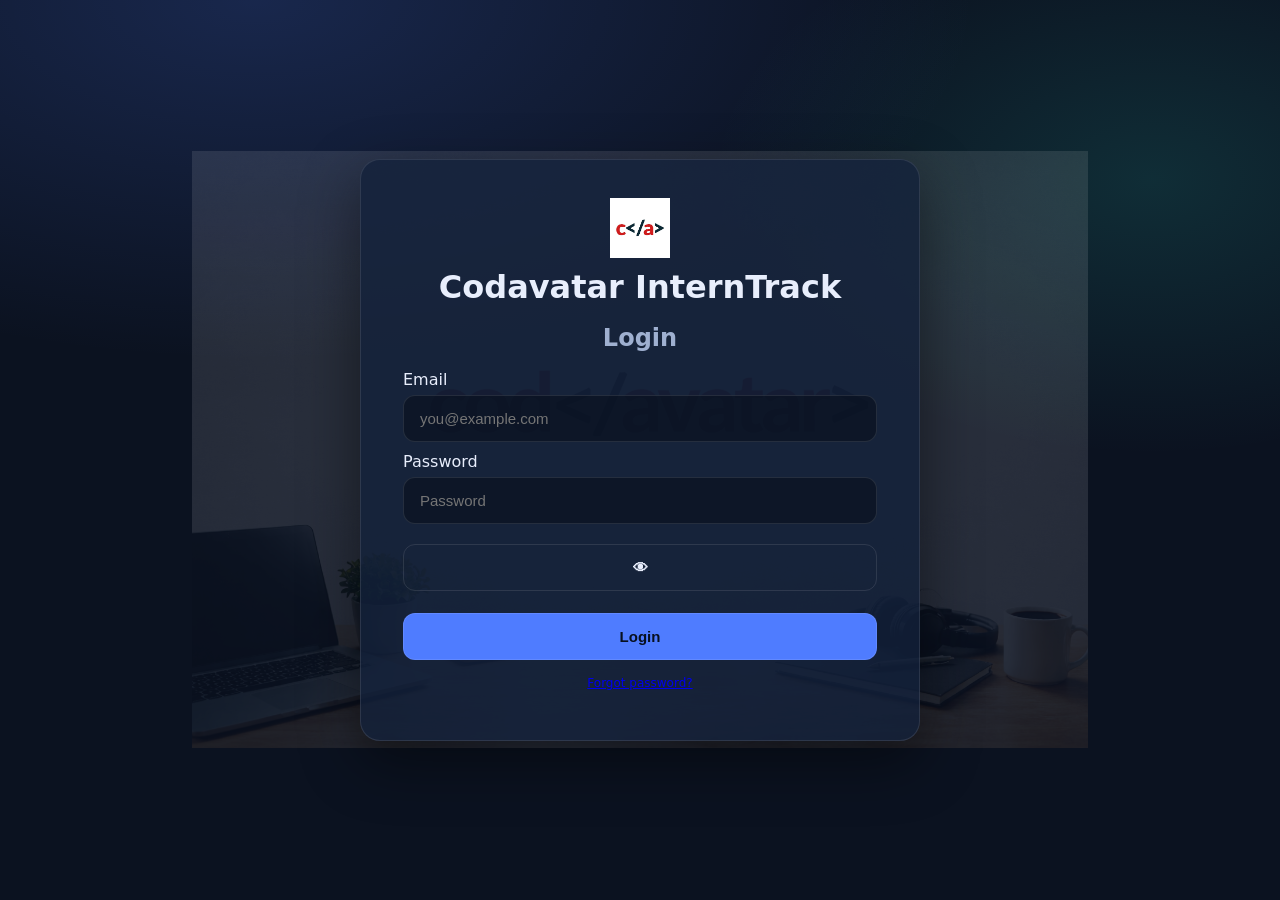
<file: index.html>
<!doctype html>
<html lang="en">
<head>
  <meta charset="utf-8" />
  <title>Codavatar InternTrack</title>

  <!-- Redirect to login page -->
  <meta http-equiv="refresh" content="0; url=login.html" />

  <!-- Optional: better UX -->
  <meta name="viewport" content="width=device-width, initial-scale=1" />
</head>
<body style="background:#0b1220;color:white;font-family:sans-serif;text-align:center;padding-top:20vh">
  <h2>Codavatar InternTrack</h2>
  <p>Redirecting to login…</p>
</body>
</html>
</file>
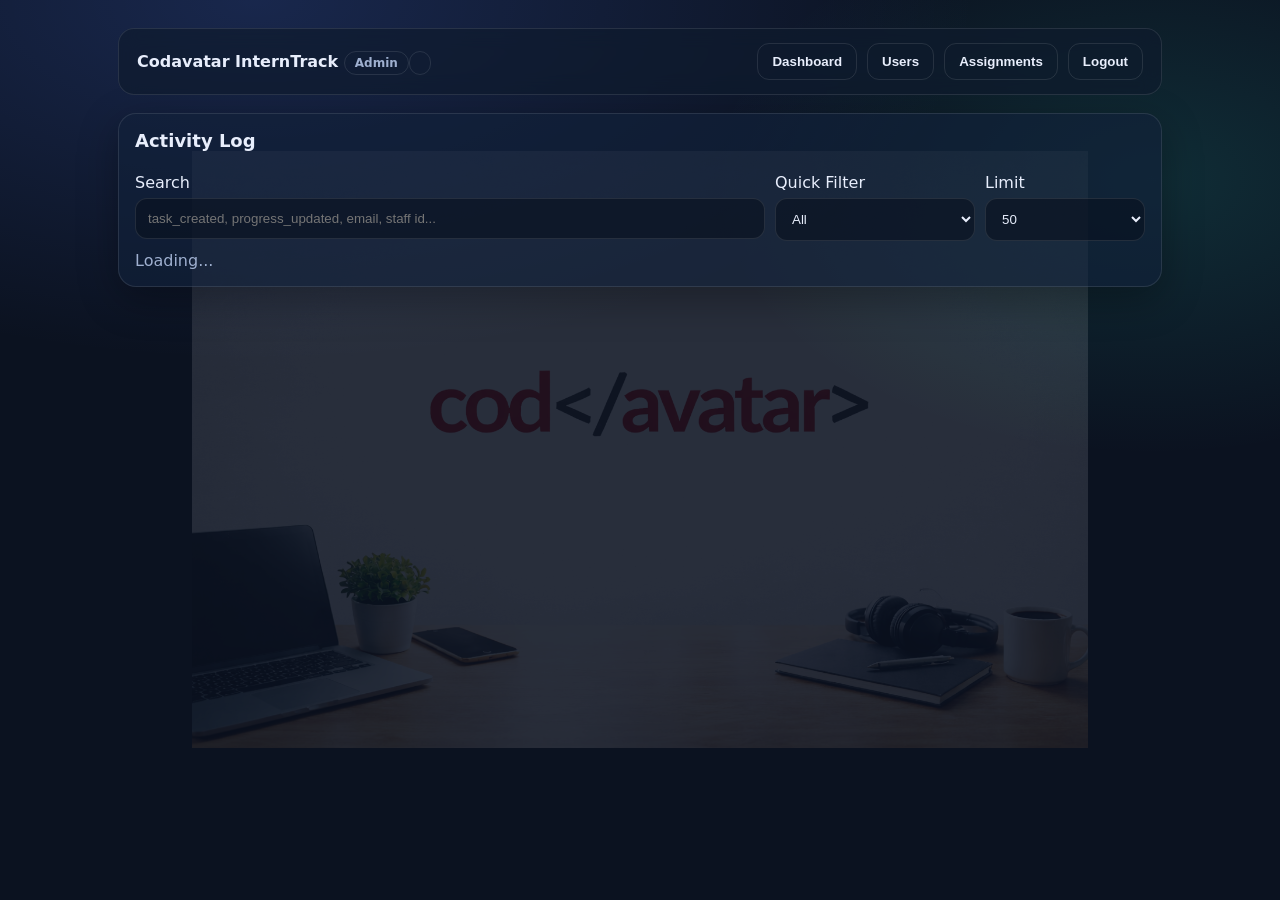
<file: admin_activity.html>
<!doctype html>
<html>
<head>
  <meta charset="utf-8"/>
  <meta name="viewport" content="width=device-width,initial-scale=1"/>
  <title>Codavatar InternTrack - Admin Activity</title>
  <link rel="stylesheet" href="css/style.css"/>
</head>
<body>
<div class="container">
  <div class="topbar">
    <div class="brand">
      Codavatar InternTrack <span class="badge">Admin</span>
      <span class="badge" id="who"></span>
    </div>
    <div class="row">
      <button class="secondary" onclick="window.location.href='admin.html'">Dashboard</button>
      <button class="secondary" onclick="window.location.href='admin_users.html'">Users</button>
      <button class="secondary" onclick="window.location.href='admin_assignments.html'">Assignments</button>
      <button class="secondary" onclick="logout()">Logout</button>
    </div>
  </div>

  <div class="card" style="margin-top:18px">
    <h2>Activity Log</h2>

    <div class="row">
      <div class="field" style="flex:1;min-width:240px">
        <label>Search</label>
        <input id="q" placeholder="task_created, progress_updated, email, staff id..."
               oninput="debouncedLoad()"/>
      </div>
      <div class="field" style="width:200px">
        <label>Quick Filter</label>
        <select id="quick" onchange="applyQuick()">
          <option value="">All</option>
          <option value="task">Tasks</option>
          <option value="progress">Progress</option>
          <option value="attendance">Attendance</option>
          <option value="report">Reports</option>
          <option value="complaint">Complaints</option>
          <option value="auth">Auth</option>
        </select>
      </div>
      <div class="field" style="width:160px">
        <label>Limit</label>
        <select id="limit" onchange="loadLogs()">
          <option value="50">50</option>
          <option value="100">100</option>
          <option value="200">200</option>
        </select>
      </div>
    </div>

    <div id="logs" class="muted">Loading...</div>
  </div>
</div>

<script src="js/config.js"></script>
<script src="js/api.js"></script>
<script src="js/auth.js"></script>

<script>
const u = requireAuth();
document.getElementById("who").textContent = `${u.email} | ${u.staff_id||""}`;

let _t = null;
function debouncedLoad(){
  clearTimeout(_t);
  _t = setTimeout(loadLogs, 250);
}

function applyQuick(){
  const v = document.getElementById("quick").value;
  const q = document.getElementById("q");

  const map = {
    task: "task",
    progress: "progress",
    attendance: "attendance",
    report: "report",
    complaint: "complaint",
    auth: "login signup verify token"
  };

  q.value = map[v] || "";
  loadLogs();
}

function safe(s){ return (s ?? "").toString().replace(/[<>&]/g, c => ({'<':'&lt;','>':'&gt;','&':'&amp;'}[c])); }

async function loadLogs(){
  const q = document.getElementById("q").value.trim();
  const limit = document.getElementById("limit").value;

  const url = `${API_BASE}/admin/activity/?q=${encodeURIComponent(q)}&limit=${encodeURIComponent(limit)}`;
  const res = await apiFetch(url);
  const data = await res.json().catch(()=>[]);
  const box = document.getElementById("logs");

  if(!res.ok){
    box.textContent = "Failed to load activity. (Backend endpoint: /api/admin/activity/ missing?)";
    return;
  }

  if(!Array.isArray(data) || !data.length){
    box.textContent = "No activity yet.";
    return;
  }

  box.innerHTML = `
    <table class="table">
      <thead>
        <tr>
          <th style="width:170px">Time</th>
          <th>Actor</th>
          <th>Action</th>
          <th>Entity</th>
          <th>Message</th>
        </tr>
      </thead>
      <tbody>
        ${data.map(a=>`
          <tr>
            <td class="small">${a.created_at ? new Date(a.created_at).toLocaleString() : ""}</td>
            <td>
              <b>${safe(a.actor?.staff_id || "System")}</b>
              <div class="muted small">${safe(a.actor?.email || "")} ${a.actor?.role ? "(" + safe(a.actor.role) + ")" : ""}</div>
            </td>
            <td><b>${safe(a.action || "")}</b></td>
            <td class="small">${safe(a.entity || "")} ${a.entity_id ? "#" + safe(a.entity_id) : ""}</td>
            <td>${safe(a.message || "")}</td>
          </tr>
        `).join("")}
      </tbody>
    </table>
  `;
}

loadLogs();
</script>
</body>
</html>
</file>
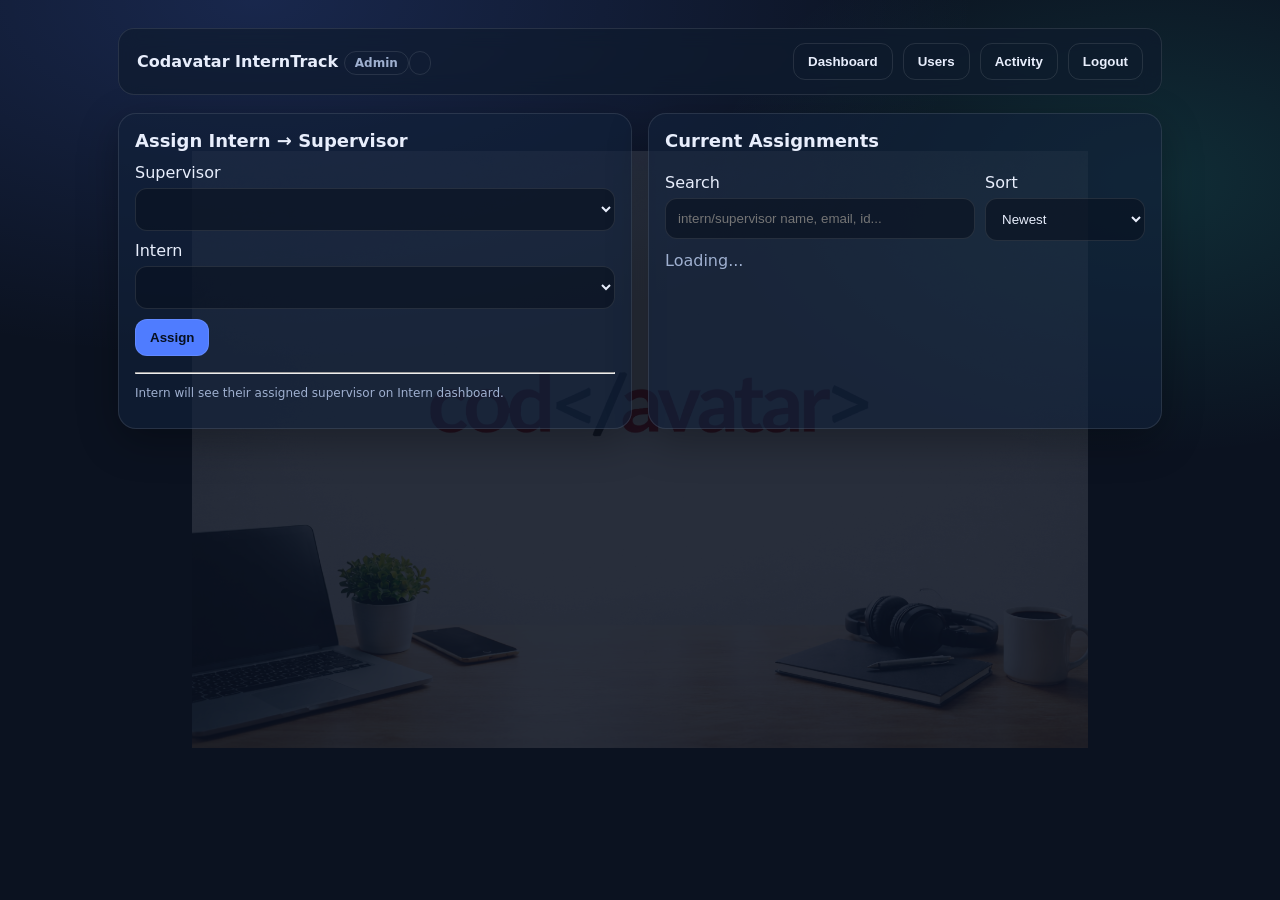
<file: admin_assignments.html>
<!doctype html>
<html>
<head>
  <meta charset="utf-8"/>
  <meta name="viewport" content="width=device-width,initial-scale=1"/>
  <title>Codavatar InternTrack - Admin Assignments</title>
  <link rel="stylesheet" href="css/style.css"/>
</head>
<body>
<div class="container">
  <div class="topbar">
    <div class="brand">
      Codavatar InternTrack <span class="badge">Admin</span>
      <span class="badge" id="who"></span>
    </div>
    <div class="row">
      <button class="secondary" onclick="window.location.href='admin.html'">Dashboard</button>
      <button class="secondary" onclick="window.location.href='admin_users.html'">Users</button>
      <button class="secondary" onclick="window.location.href='admin_activity.html'">Activity</button>
      <button class="secondary" onclick="logout()">Logout</button>
    </div>
  </div>

  <div class="grid">
    <!-- Assign -->
    <div class="card">
      <h2>Assign Intern → Supervisor</h2>

      <div class="field">
        <label>Supervisor</label>
        <select id="supervisor_select"></select>
      </div>

      <div class="field">
        <label>Intern</label>
        <select id="intern_select"></select>
      </div>

      <button onclick="assign()">Assign</button>
      <p id="msg" class="muted"></p>

      <hr/>
      <p class="muted small">
        Intern will see their assigned supervisor on Intern dashboard.
      </p>
    </div>

    <!-- Current assignments -->
    <div class="card">
      <h2>Current Assignments</h2>

      <div class="row">
        <div class="field" style="flex:1;min-width:220px">
          <label>Search</label>
          <input id="q" placeholder="intern/supervisor name, email, id..." oninput="debouncedLoad()"/>
        </div>

        <div class="field" style="width:160px">
          <label>Sort</label>
          <select id="sort" onchange="loadAssignments()">
            <option value="new">Newest</option>
            <option value="old">Oldest</option>
          </select>
        </div>
      </div>

      <div id="list" class="muted">Loading...</div>
    </div>
  </div>
</div>

<script src="js/config.js"></script>
<script src="js/api.js"></script>
<script src="js/auth.js"></script>

<script>
const me = requireAuth();
document.getElementById("who").textContent = `${me.email} | ${me.staff_id || ""}`;

let _t = null;
function debouncedLoad(){
  clearTimeout(_t);
  _t = setTimeout(loadAssignments, 250);
}

function safe(s){
  return (s ?? "").toString().replace(/[<>&]/g, c => ({'<':'&lt;','>':'&gt;','&':'&amp;'}[c]));
}

async function loadUsersForDropdowns(){
  const supSel = document.getElementById("supervisor_select");
  const intSel = document.getElementById("intern_select");

  supSel.innerHTML = `<option>Loading...</option>`;
  intSel.innerHTML = `<option>Loading...</option>`;

  // ✅ fixed: now returns ALL users + role
  const res = await apiFetch(`${ACCOUNTS_API}/admin/users/`);
  const users = await res.json().catch(()=>[]);

  if(!res.ok){
    supSel.innerHTML = `<option value="">Error</option>`;
    intSel.innerHTML = `<option value="">Error</option>`;
    alert(users.detail || "Failed to load users.");
    return;
  }

  const supervisors = users.filter(u => u.role === "supervisor");
  const interns = users.filter(u => u.role === "intern");

  supSel.innerHTML = supervisors.length
    ? supervisors.map(s => `<option value="${s.id}">${safe(s.full_name)} (${safe(s.staff_id || "")})</option>`).join("")
    : `<option value="">No supervisors</option>`;

  intSel.innerHTML = interns.length
    ? interns.map(i => `<option value="${i.id}">${safe(i.full_name)} (${safe(i.staff_id || "")})</option>`).join("")
    : `<option value="">No interns</option>`;
}

async function assign(){
  const msg = document.getElementById("msg");
  msg.textContent = "Assigning...";

  const supervisor_id = parseInt(document.getElementById("supervisor_select").value, 10);
  const intern_id = parseInt(document.getElementById("intern_select").value, 10);

  if(!supervisor_id || !intern_id){
    msg.textContent = "Select both supervisor and intern.";
    return;
  }

  // ✅ accounts endpoint expects intern_id + supervisor_id
  const res = await apiFetch(`${ACCOUNTS_API}/admin/assign-intern/`, {
    method: "POST",
    body: JSON.stringify({ supervisor_id, intern_id })
  });

  const data = await res.json().catch(()=>({}));
  msg.textContent = res.ok ? "✅ Assigned successfully" : (data.detail || "Failed to assign");
  if(res.ok) loadAssignments();
}

async function unassign(linkId){
  if(!confirm("Unassign this intern from supervisor?")) return;

  // ✅ internships endpoint
  const res = await apiFetch(`${API_BASE}/admin/unassign/`, {
    method: "POST",
    body: JSON.stringify({ link_id: linkId })
  });

  const data = await res.json().catch(()=>({}));
  if(!res.ok) return alert(data.detail || "Failed to unassign");

  loadAssignments();
}

async function loadAssignments(){
  const q = document.getElementById("q").value.trim();
  const sort = document.getElementById("sort").value;

  // ✅ internships endpoint
  const res = await apiFetch(`${API_BASE}/admin/assignments/?q=${encodeURIComponent(q)}`);
  const data = await res.json().catch(()=>[]);
  const box = document.getElementById("list");

  if(!res.ok){
    box.textContent = "Failed to load assignments.";
    return;
  }
  if(!data.length){
    box.textContent = "No assignments yet.";
    return;
  }

  data.sort((a,b)=>{
    const A = new Date(a.created_at).getTime();
    const B = new Date(b.created_at).getTime();
    return sort === "old" ? (A-B) : (B-A);
  });

  box.innerHTML = `
    <table class="table">
      <thead>
        <tr>
          <th>Intern</th>
          <th>Supervisor</th>
          <th>Mapped At</th>
          <th style="width:110px"></th>
        </tr>
      </thead>
      <tbody>
        ${data.map(x=>`
          <tr>
            <td>
              <b>${safe(x.intern.full_name)}</b>
              <div class="muted small">${safe(x.intern.email)}</div>
              <div class="small">Intern ID: <b>${safe(x.intern.staff_id||"")}</b></div>
            </td>
            <td>
              <b>${safe(x.supervisor.full_name)}</b>
              <div class="muted small">${safe(x.supervisor.email)}</div>
              <div class="small">Supervisor ID: <b>${safe(x.supervisor.staff_id||"")}</b></div>
            </td>
            <td class="small">${new Date(x.created_at).toLocaleString()}</td>
            <td>
              <button class="secondary" onclick="unassign(${x.id})">Unassign</button>
            </td>
          </tr>
        `).join("")}
      </tbody>
    </table>
  `;
}

loadUsersForDropdowns();
loadAssignments();
</script>
</body>
</html>
</file>
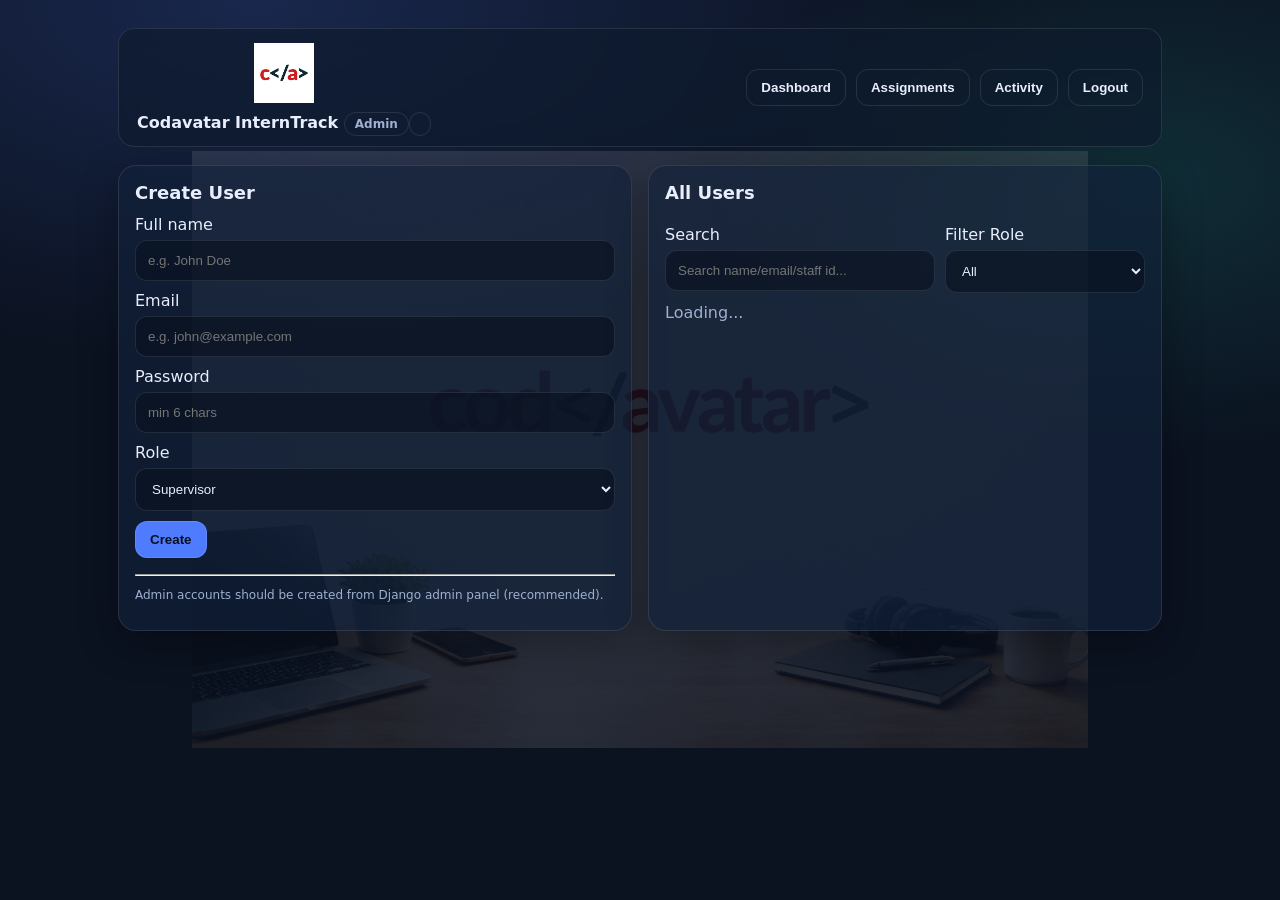
<file: admin_users.html>
<!doctype html>
<html>
<head>
  <meta charset="utf-8"/>
  <meta name="viewport" content="width=device-width,initial-scale=1"/>
  <title>Admin – Users</title>
  <link rel="stylesheet" href="css/style.css"/>
</head>
<body>
<div class="container">
  <div class="topbar">
    <div class="brand">
       <img src="img/logo.png" alt="Codavatar Logo" style="height:60px;display:block;margin:0 auto 10px;"/>
      Codavatar InternTrack <span class="badge">Admin</span>
      <span class="badge" id="who"></span>
    </div>
    <div class="row">
      <button class="secondary" onclick="window.location.href='admin.html'">Dashboard</button>
      <button class="secondary" onclick="window.location.href='admin_assignments.html'">Assignments</button>
      <button class="secondary" onclick="window.location.href='admin_activity.html'">Activity</button>
      <button class="secondary" onclick="logout()">Logout</button>
    </div>
  </div>

  <div class="grid">
    <!-- Create user -->
    <div class="card">
      <h2>Create User</h2>

      <div class="field"><label>Full name</label><input id="full_name" placeholder="e.g. John Doe"/></div>
      <div class="field"><label>Email</label><input id="email" placeholder="e.g. john@example.com"/></div>
      <div class="field"><label>Password</label><input id="password" type="password" placeholder="min 6 chars"/></div>

      <div class="field">
        <label>Role</label>
        <!-- ✅ backend allows ONLY supervisor/intern -->
        <select id="role">
          <option value="supervisor">Supervisor</option>
          <option value="intern">Intern</option>
        </select>
      </div>

      <button onclick="createUser()">Create</button>
      <p id="msg" class="muted"></p>

      <hr/>
      <p class="muted small">
        Admin accounts should be created from Django admin panel (recommended).
      </p>
    </div>

    <!-- User list -->
    <div class="card">
      <h2>All Users</h2>

      <div class="row">
        <div class="field" style="flex:1;min-width:220px">
          <label>Search</label>
          <input id="q" placeholder="Search name/email/staff id..." oninput="debouncedLoad()"/>
        </div>

        <div class="field" style="width:200px">
          <label>Filter Role</label>
          <select id="roleFilter" onchange="loadUsers()">
            <option value="">All</option>
            <option value="supervisor">Supervisors</option>
            <option value="intern">Interns</option>
            <option value="admin">Admins</option>
          </select>
        </div>
      </div>

      <div id="users" class="muted">Loading...</div>
    </div>
  </div>
</div>

<script src="js/config.js"></script>
<script src="js/api.js"></script>
<script src="js/auth.js"></script>

<script>
const me = requireAuth();
document.getElementById("who").textContent = `${me.email} | ${me.staff_id || ""}`;

// ✅ accounts endpoints
const ACCOUNTS_BASE = `${API_BASE}/accounts`;

let _t = null;
function debouncedLoad(){
  clearTimeout(_t);
  _t = setTimeout(loadUsers, 250);
}

function esc(s){
  return (s ?? "").toString().replace(/[<>&]/g, c => ({'<':'&lt;','>':'&gt;','&':'&amp;'}[c]));
}

async function createUser(){
  const msg = document.getElementById("msg");
  msg.textContent = "Creating...";

  const body = {
    full_name: document.getElementById("full_name").value.trim(),
    email: document.getElementById("email").value.trim().toLowerCase(),
    password: document.getElementById("password").value,
    role: document.getElementById("role").value
  };

  const res = await apiFetch(`${ACCOUNTS_BASE}/admin/create-user/`, {
    method: "POST",
    body: JSON.stringify(body)
  });

  const data = await res.json().catch(()=>({}));

  if(!res.ok){
    msg.textContent = data.detail || "Failed";
    return;
  }

  msg.textContent = "✅ Created";
  document.getElementById("password").value = "";
  loadUsers();
}

async function loadUsers(){
  const box = document.getElementById("users");
  box.textContent = "Loading...";

  const q = document.getElementById("q").value.trim().toLowerCase();
  const roleFilter = document.getElementById("roleFilter").value;

  // ✅ This endpoint returns all users with role (after our backend fix)
  const res = await apiFetch(`${ACCOUNTS_BASE}/admin/users/`);
  const data = await res.json().catch(()=>[]);

  if(!res.ok){
    box.textContent = data.detail || "Failed to load users.";
    return;
  }

  let users = Array.isArray(data) ? data : [];

  // role filter (client-side)
  if(roleFilter){
    users = users.filter(u => (u.role || "").toLowerCase() === roleFilter);
  }

  // search filter
  if(q){
    users = users.filter(u => {
      const hay = `${u.full_name||""} ${u.email||""} ${u.staff_id||""}`.toLowerCase();
      return hay.includes(q);
    });
  }

  if(!users.length){
    box.innerHTML = `<div class="muted">No users found.</div>`;
    return;
  }

  box.innerHTML = `
    <div class="muted small" style="margin-bottom:10px">
      Showing <b>${users.length}</b> user(s)
    </div>

    <table class="table">
      <thead>
        <tr>
          <th>Name</th>
          <th>Email</th>
          <th>Role</th>
          <th>Staff ID</th>
          <th>Verified</th>
        </tr>
      </thead>
      <tbody>
        ${users.map(u => `
          <tr>
            <td><b>${esc(u.full_name)}</b></td>
            <td>${esc(u.email)}</td>
            <td><span class="badge">${esc(u.role)}</span></td>
            <td>${esc(u.staff_id || "-")}</td>
            <td>${u.is_verified ? "✅" : "—"}</td>
          </tr>
        `).join("")}
      </tbody>
    </table>
  `;
}

loadUsers();
</script>
</body>
</html>
</file>
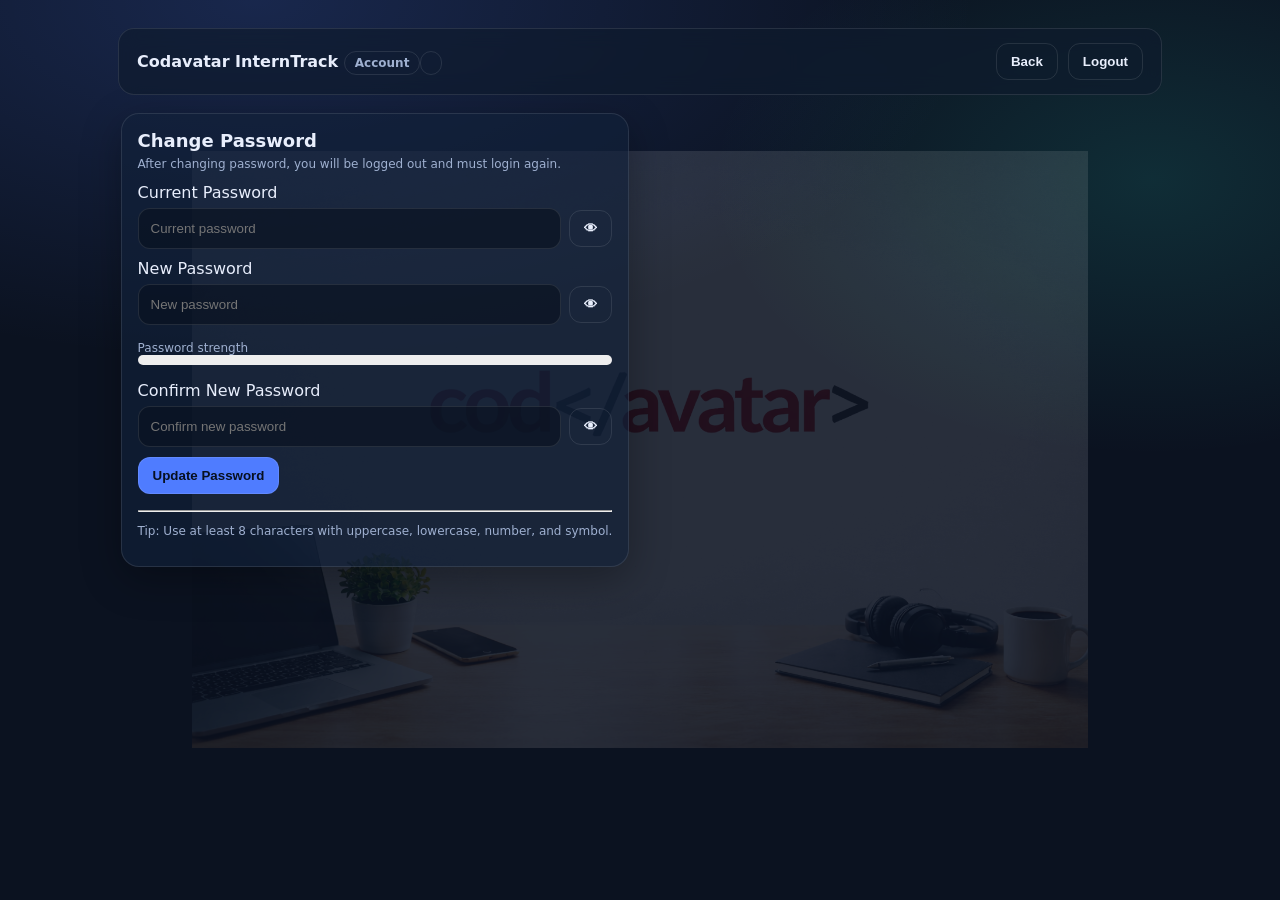
<file: change_password.html>
<!doctype html>
<html>
<head>
  <meta charset="utf-8"/>
  <meta name="viewport" content="width=device-width,initial-scale=1"/>
  <title>Change Password - InternTrack</title>
  <link rel="stylesheet" href="css/style.css"/>
</head>
<body>
<div class="container">
  <div class="topbar">
    <div class="brand">
      Codavatar InternTrack <span class="badge">Account</span>
      <span class="badge" id="who"></span>
    </div>
    <div class="row">
      <button class="secondary" onclick="goBack()">Back</button>
      <button class="secondary" onclick="logout()">Logout</button>
    </div>
  </div>

  <div class="grid">
    <div class="card" style="max-width:620px;margin:auto;">
      <h2>Change Password</h2>
      <p class="muted small" style="margin-top:-6px">
        After changing password, you will be logged out and must login again.
      </p>

      <div class="field">
        <label>Current Password</label>
        <div class="row" style="gap:8px;align-items:center">
          <input id="current_password" type="password" placeholder="Current password" style="flex:1" />
          <button class="secondary" type="button" onclick="togglePw('current_password')">👁</button>
        </div>
      </div>

      <div class="field">
        <label>New Password</label>
        <div class="row" style="gap:8px;align-items:center">
          <input id="new_password" type="password" placeholder="New password" style="flex:1" />
          <button class="secondary" type="button" onclick="togglePw('new_password')">👁</button>
        </div>

        <!-- strength meter -->
        <div style="margin-top:10px">
          <div class="muted small">Password strength</div>
          <div style="height:10px;background:#eee;border-radius:8px;overflow:hidden">
            <div id="pwBar" style="height:10px;width:0%"></div>
          </div>
          <div id="pwText" class="muted small" style="margin-top:6px"></div>
        </div>
      </div>

      <div class="field">
        <label>Confirm New Password</label>
        <div class="row" style="gap:8px;align-items:center">
          <input id="confirm_password" type="password" placeholder="Confirm new password" style="flex:1" />
          <button class="secondary" type="button" onclick="togglePw('confirm_password')">👁</button>
        </div>
      </div>

      <button onclick="changePassword()">Update Password</button>
      <p id="msg" class="muted" style="margin-top:10px"></p>

      <hr/>
      <p class="muted small">
        Tip: Use at least 8 characters with uppercase, lowercase, number, and symbol.
      </p>
    </div>
  </div>
</div>

<script src="js/config.js"></script>
<script src="js/api.js"></script>
<script src="js/auth.js"></script>
<script src="js/change_password.js"></script>
</body>
</html>
</file>
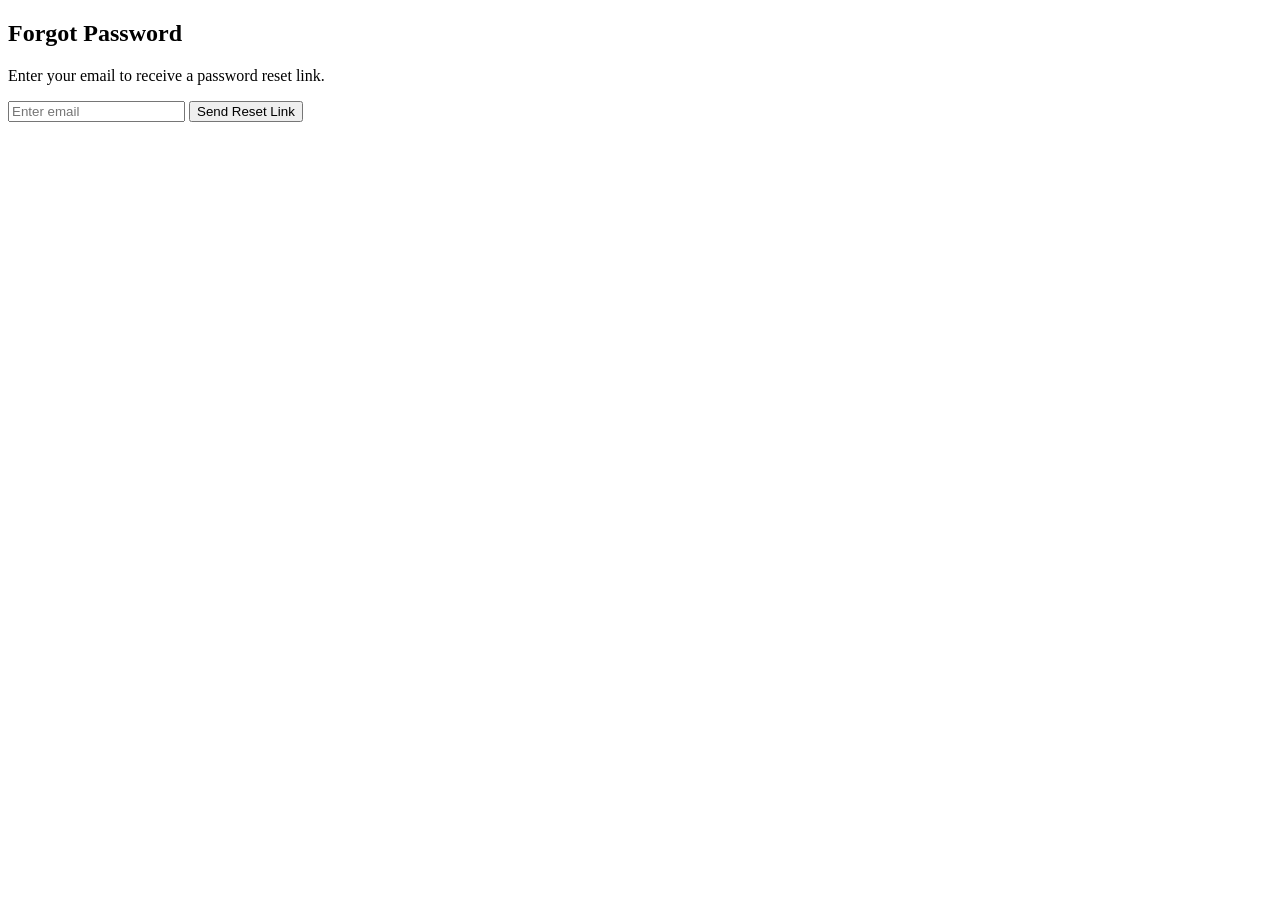
<file: forgot_password.html>
<!DOCTYPE html>
<html>
<head>
  <meta charset="utf-8" />
  <title>Forgot Password</title>
</head>
<body>
  <h2>Forgot Password</h2>
  <p>Enter your email to receive a password reset link.</p>

  <input id="email" type="email" placeholder="Enter email" />
  <button id="sendBtn">Send Reset Link</button>

  <script>
    const API_BASE = "http://127.0.0.1:8000/api";

    document.getElementById("sendBtn").addEventListener("click", async () => {
      const email = document.getElementById("email").value.trim().toLowerCase();
      if (!email) return alert("Email required");

      const res = await fetch(`${API_BASE}/auth/password-reset/`, {
        method: "POST",
        headers: {"Content-Type": "application/json"},
        body: JSON.stringify({ email })
      });

      const data = await res.json().catch(() => ({}));

      if (!res.ok) {
        alert(data.detail || "Failed to send reset link");
        return;
      }
      alert("Reset link sent to your email ✅");
    });
  </script>
</body>
</html>
</file>
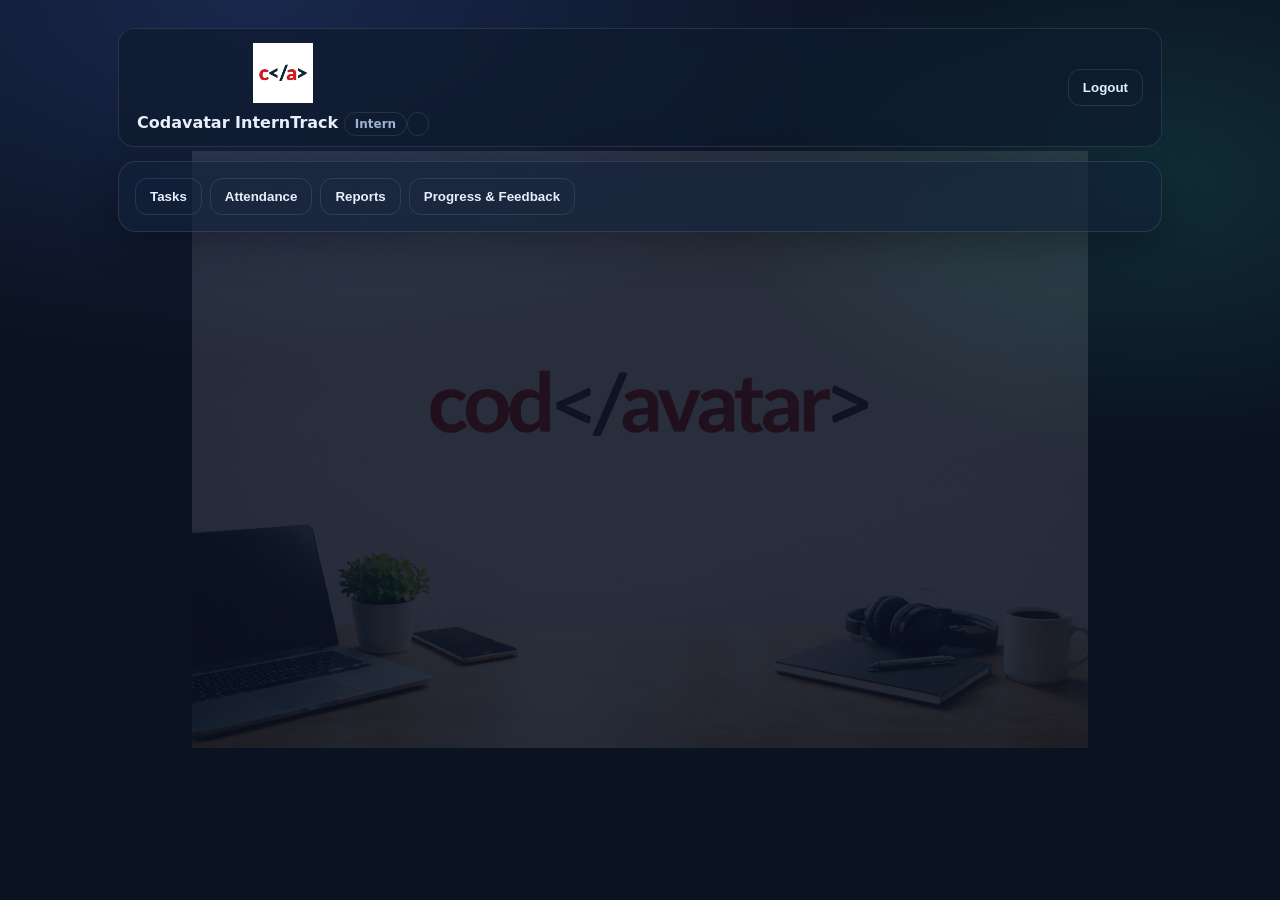
<file: intern.html>
<!doctype html>
<html>
<head>
  <meta charset="utf-8"/>
  <meta name="viewport" content="width=device-width,initial-scale=1"/>
  <title>Codavatar InternTrack - Intern</title>
  <link rel="stylesheet" href="css/style.css"/>
</head>
<body>
<div class="container">
  <div class="topbar">
    <div class="brand">
       <img src="img/logo.png" alt="Codavatar Logo" style="height:60px;display:block;margin:0 auto 10px;"/>
      Codavatar InternTrack <span class="badge">Intern</span>
      <span class="badge" id="who"></span>
    </div>
    <div class="row">
      <button class="secondary" onclick="logout()">Logout</button>
    </div>
  </div>

  <!-- Tabs -->
  <div class="card" style="margin-top:14px">
    <div class="row" style="gap:8px;flex-wrap:wrap">
      <button class="secondary" id="tab_tasks" onclick="showTab('tasks')">Tasks</button>
      <button class="secondary" id="tab_attendance" onclick="showTab('attendance')">Attendance</button>
      <button class="secondary" id="tab_reports" onclick="showTab('reports')">Reports</button>
      <!-- ✅ NEW -->
      <button class="secondary" id="tab_feedback" onclick="showTab('feedback')">Progress & Feedback</button>
    </div>
  </div>

  <!-- TASKS -->
  <div id="panel_tasks" class="grid" style="margin-top:14px; display:none;">
    <div class="card">
      <h2>My Tasks</h2>
      <div id="tasksBox" class="muted">Loading...</div>
    </div>
  </div>

  <!-- ATTENDANCE -->
  <div id="panel_attendance" class="grid" style="margin-top:14px; display:none;">
    <div class="card">
      <h2>Mark Attendance</h2>

      <div class="row" style="gap:10px;flex-wrap:wrap;align-items:flex-end">
        <div class="field" style="min-width:200px">
          <label>Status</label>
          <select id="att_status">
            <option value="present">Present</option>
            <option value="absent">Absent</option>
            <option value="leave">Leave</option>
          </select>
        </div>

        <div class="field" style="flex:1;min-width:240px">
          <label>Note (optional)</label>
          <input id="att_note" placeholder="Reason / note..." />
        </div>

        <button onclick="markAttendance()">Save</button>
      </div>

      <p id="att_msg" class="muted small" style="margin-top:10px"></p>
      <hr/>
      <h3 style="margin-top:10px">My Attendance History</h3>
      <div id="attendanceBox" class="muted">Loading...</div>
    </div>
  </div>

  <!-- REPORTS -->
  <div id="panel_reports" class="grid" style="margin-top:14px; display:none;">
    <div class="card">
      <h2>Monthly Reports</h2>

      <div class="row" style="gap:10px;flex-wrap:wrap;align-items:flex-end">
        <div class="field" style="min-width:160px">
          <label>Month (YYYY-MM)</label>
          <input id="rep_month" placeholder="2026-01" />
        </div>
        <div class="field" style="flex:1;min-width:240px">
          <label>Summary</label>
          <input id="rep_summary" placeholder="What did you do this month?" />
        </div>
        <button onclick="createReport()">Save</button>
      </div>

      <p id="rep_msg" class="muted small" style="margin-top:10px"></p>

      <hr/>
      <div class="row" style="gap:10px;flex-wrap:wrap;align-items:flex-end">
        <div class="field" style="min-width:160px">
          <label>Export Month (optional)</label>
          <input id="exp_month" placeholder="2026-01" />
        </div>
        <button class="secondary" onclick="exportCSV()">Export CSV</button>
        <button class="secondary" onclick="exportPDF()">Export PDF</button>
      </div>

      <hr/>
      <h3 style="margin-top:10px">My Reports</h3>
      <div id="reportsBox" class="muted">Loading...</div>
    </div>
  </div>

  <!-- ✅ NEW: PROGRESS + FEEDBACK -->
  <div id="panel_feedback" class="grid" style="margin-top:14px; display:none;">
    <div class="card">
      <h2>Progress & Feedback</h2>

      <div id="supBox" class="muted">Loading...</div>

      <hr/>
      <h3 style="margin-top:10px">Your Rating</h3>
      <div id="ratingBox" class="muted small">Loading...</div>

      <h3 style="margin-top:14px">Supervisor Feedback</h3>
      <div id="fbBox" class="muted">Loading...</div>
    </div>
  </div>

</div>

<script src="js/config.js"></script>
<script src="js/api.js"></script>
<script src="js/auth.js"></script>

<script>
const me = requireAuth();
document.getElementById("who").textContent = `${me.email} | ${me.staff_id || ""}`;

/* ---------------- Tabs ---------------- */
const TABS = ["tasks","attendance","reports","feedback"];
function showTab(name){
  for(const t of TABS){
    document.getElementById("panel_"+t).style.display = (t===name) ? "" : "none";
    const btn = document.getElementById("tab_"+t);
    if(btn) btn.classList.toggle("primary", t===name);
  }
  // load on open (fast, simple)
  if(name==="tasks") loadTasks();
  if(name==="attendance") { loadAttendance(); }
  if(name==="reports") loadReports();
  if(name==="feedback") loadSupervisorFeedback();
}

/* ---------------- Utils ---------------- */
function safe(s){
  return (s ?? "").toString().replace(/[<>&]/g, c => ({'<':'&lt;','>':'&gt;','&':'&amp;'}[c]));
}

/* ---------------- TASKS ---------------- */
async function loadTasks(){
  const box = document.getElementById("tasksBox");
  box.textContent = "Loading...";

  const res = await apiFetch(`${API_BASE}/intern/tasks/`);
  const data = await res.json().catch(()=>[]);

  if(!res.ok){
    box.textContent = "Failed to load tasks.";
    return;
  }
  if(!data.length){
    box.textContent = "No tasks assigned yet.";
    return;
  }

  box.innerHTML = `
    <table class="table">
      <thead>
        <tr>
          <th>Title</th>
          <th>Status</th>
          <th>Due</th>
          <th style="width:160px">Update</th>
        </tr>
      </thead>
      <tbody>
        ${data.map(t=>`
          <tr>
            <td>
              <b>${safe(t.title)}</b>
              <div class="muted small">${safe(t.description||"")}</div>
            </td>
            <td><span class="badge">${safe(t.status)}</span></td>
            <td class="small">${t.due_date ? safe(t.due_date) : "-"}</td>
            <td>
              <select id="task_${t.id}" style="width:100%">
                <option value="pending" ${t.status==="pending"?"selected":""}>pending</option>
                <option value="in_progress" ${t.status==="in_progress"?"selected":""}>in_progress</option>
                <option value="done" ${t.status==="done"?"selected":""}>done</option>
              </select>
              <button class="secondary" style="margin-top:6px;width:100%" onclick="updateTask(${t.id})">Save</button>
            </td>
          </tr>
        `).join("")}
      </tbody>
    </table>
  `;
}

async function updateTask(id){
  const status = document.getElementById(`task_${id}`).value;

  const res = await apiFetch(`${API_BASE}/intern/tasks/${id}/`, {
    method: "PATCH",
    body: JSON.stringify({ status })
  });
  const data = await res.json().catch(()=>({}));

  if(!res.ok){
    alert(data.detail || "Failed to update task");
    return;
  }
  loadTasks();
}

/* ---------------- ATTENDANCE (✅ FIXED PAYLOAD) ---------------- */
async function markAttendance(){
  const msg = document.getElementById("att_msg");
  msg.textContent = "Saving...";

  const status = document.getElementById("att_status").value;
  const note = document.getElementById("att_note").value.trim();

  // ✅ IMPORTANT: backend now defaults date=today, so DO NOT send date unless you want custom day
  const res = await apiFetch(`${API_BASE}/attendance/my/`, {
    method: "POST",
    body: JSON.stringify({ status, note })
  });

  const data = await res.json().catch(()=>({}));

  if(!res.ok){
    msg.textContent = data.detail || "Failed to mark attendance.";
    return;
  }

  msg.textContent = `✅ Saved: ${data.date} (${data.status})`;
  document.getElementById("att_note").value = "";
  loadAttendance();
}

async function loadAttendance(){
  const box = document.getElementById("attendanceBox");
  box.textContent = "Loading...";

  const res = await apiFetch(`${API_BASE}/attendance/my/`);
  const data = await res.json().catch(()=>[]);

  if(!res.ok){
    box.textContent = "Failed to load attendance.";
    return;
  }
  if(!data.length){
    box.textContent = "No attendance records yet.";
    return;
  }

  box.innerHTML = `
    <table class="table">
      <thead>
        <tr><th>Date</th><th>Status</th><th>Note</th></tr>
      </thead>
      <tbody>
        ${data.map(a=>`
          <tr>
            <td class="small">${safe(a.date)}</td>
            <td><span class="badge">${safe(a.status)}</span></td>
            <td class="small">${safe(a.note||"")}</td>
          </tr>
        `).join("")}
      </tbody>
    </table>
  `;
}

/* ---------------- REPORTS ---------------- */
async function createReport(){
  const msg = document.getElementById("rep_msg");
  msg.textContent = "Saving...";

  const month = document.getElementById("rep_month").value.trim();
  const summary = document.getElementById("rep_summary").value.trim();

  if(!month || month.length !== 7){
    msg.textContent = "Month must be YYYY-MM";
    return;
  }
  if(!summary){
    msg.textContent = "Summary required.";
    return;
  }

  const res = await apiFetch(`${API_BASE}/reports/my/`, {
    method: "POST",
    body: JSON.stringify({ month, summary })
  });

  const data = await res.json().catch(()=>({}));
  msg.textContent = res.ok ? "✅ Report saved" : (data.detail || "Failed");
  if(res.ok){
    document.getElementById("rep_summary").value = "";
    loadReports();
  }
}

async function loadReports(){
  const box = document.getElementById("reportsBox");
  box.textContent = "Loading...";

  const res = await apiFetch(`${API_BASE}/reports/my/`);
  const data = await res.json().catch(()=>[]);

  if(!res.ok){
    box.textContent = "Failed to load reports.";
    return;
  }
  if(!data.length){
    box.textContent = "No reports yet.";
    return;
  }

  box.innerHTML = `
    <table class="table">
      <thead>
        <tr><th>Month</th><th>Summary</th><th>Created</th></tr>
      </thead>
      <tbody>
        ${data.map(r=>`
          <tr>
            <td><b>${safe(r.month)}</b></td>
            <td class="small">${safe(r.summary||"")}</td>
            <td class="small">${r.created_at ? new Date(r.created_at).toLocaleString() : "-"}</td>
          </tr>
        `).join("")}
      </tbody>
    </table>
  `;
}

function exportCSV(){
  const m = document.getElementById("exp_month").value.trim();
  const url = `${API_BASE}/reports/export/csv/${m ? `?month=${encodeURIComponent(m)}` : ""}`;
  window.open(url, "_blank");
}
function exportPDF(){
  const m = document.getElementById("exp_month").value.trim();
  const url = `${API_BASE}/reports/export/pdf/${m ? `?month=${encodeURIComponent(m)}` : ""}`;
  window.open(url, "_blank");
}

/* ---------------- ✅ PROGRESS + FEEDBACK ---------------- */
function stars(n){
  n = Number(n || 0);
  let s = "";
  for(let i=0;i<5;i++) s += (i < n) ? "★" : "☆";
  return s;
}

async function loadSupervisorFeedback(){
  const supBox = document.getElementById("supBox");
  const ratingBox = document.getElementById("ratingBox");
  const fbBox = document.getElementById("fbBox");

  supBox.textContent = "Loading...";
  ratingBox.textContent = "Loading...";
  fbBox.textContent = "Loading...";

  const res = await apiFetch(`${API_BASE}/intern/my-supervisor/`);
  const data = await res.json().catch(()=>({}));

  if(!res.ok){
    supBox.textContent = "Failed to load supervisor info.";
    ratingBox.textContent = "";
    fbBox.textContent = "";
    return;
  }

  if(!data.assigned){
    supBox.innerHTML = `<div class="muted">${safe(data.detail || "No supervisor assigned yet.")}</div>`;
    ratingBox.textContent = "-";
    fbBox.textContent = "-";
    return;
  }

  const s = data.supervisor || {};
  supBox.innerHTML = `
    <div><b>${safe(s.full_name || "")}</b></div>
    <div class="muted small">${safe(s.email || "")}</div>
    <div class="small">Supervisor ID: <b>${safe(s.staff_id || "-")}</b></div>
  `;

  const rating = Number(data.progress_rating || 0);
  ratingBox.innerHTML = `
    <div class="row" style="justify-content:space-between;align-items:center">
      <div class="small">Rating:</div>
      <div style="font-size:18px;letter-spacing:2px">${stars(rating)}</div>
    </div>
    <div class="muted small" style="margin-top:6px">(${rating}/5)</div>
  `;

  const feedback = (data.feedback || "").trim();
  fbBox.innerHTML = feedback
    ? `<div class="small">${safe(feedback)}</div>`
    : `<div class="muted">No feedback yet.</div>`;
}

/* Default tab */
showTab("tasks");
</script>
</body>
</html>
</file>
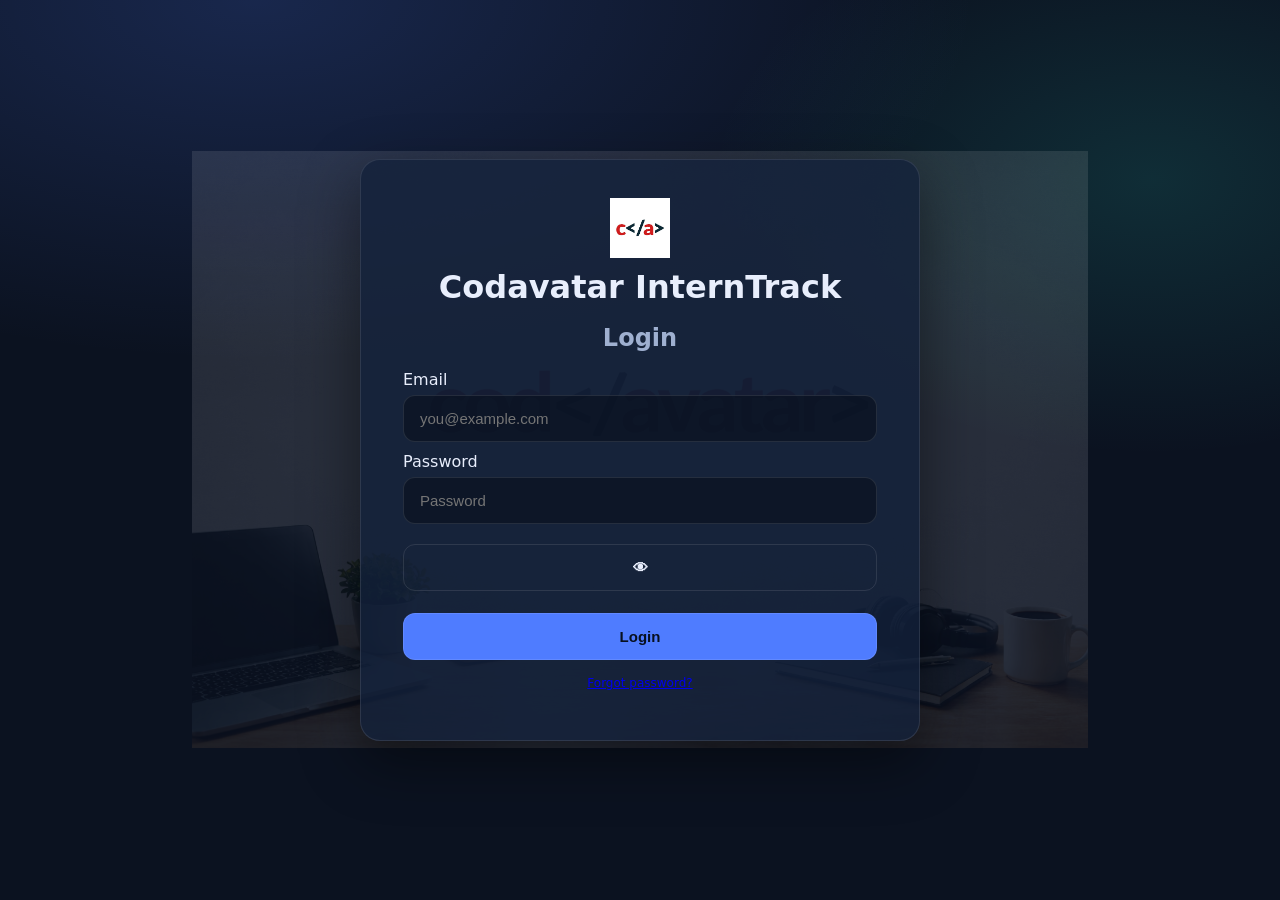
<file: login.html>
<!doctype html>
<html>
<head>
  <meta charset="utf-8"/>
  <meta name="viewport" content="width=device-width,initial-scale=1"/>
  <title>Login - InternTrack</title>
  <link rel="stylesheet" href="css/style.css"/>
</head>
<body>

<div class="auth-container">
  <div class="auth-card" style="max-width:560px;">
      <img src="img/logo.png" alt="Codavatar Logo" style="height:60px;display:block;margin:0 auto 10px;"/>
    <h1>Codavatar InternTrack</h1>
    <h2 class="muted">Login</h2>

    <!-- LOGIN -->
    <div id="loginBox">
      <div class="field">
        <label>Email</label>
        <input id="email" type="email" placeholder="you@example.com"/>
      </div>

      <div class="field">
        <label>Password</label>
        <div class="row" style="gap:8px;align-items:center">
          <input id="password" type="password" placeholder="Password" style="flex:1"/>
          <button class="secondary" type="button" onclick="togglePw()">👁</button>
        </div>
      </div>

      <button onclick="doLogin()">Login</button>
      <p id="msg" class="muted"></p>

      <p class="muted small" style="margin-top:12px">
        <a href="javascript:void(0)" onclick="showForgot()">Forgot password?</a>
      </p>
    </div>

    <!-- FORGOT PASSWORD -->
    <div id="forgotBox" style="display:none">
      <h3 style="margin-top:0">Forgot Password</h3>
      <p class="muted small">Enter your email to receive a reset link.</p>

      <div class="field">
        <label>Email</label>
        <input id="forgot_email" type="email" placeholder="you@example.com"/>
      </div>

      <button onclick="sendReset()">Send reset link</button>
      <p id="forgot_msg" class="muted"></p>

      <p class="muted small" style="margin-top:12px">
        <a href="javascript:void(0)" onclick="showLogin()">Back to login</a>
      </p>
    </div>
  </div>
</div>

<script src="js/config.js"></script>
<script src="js/api.js"></script>
<script src="js/auth.js"></script>
<script src="js/login.js"></script>
</body>
</html>
</file>
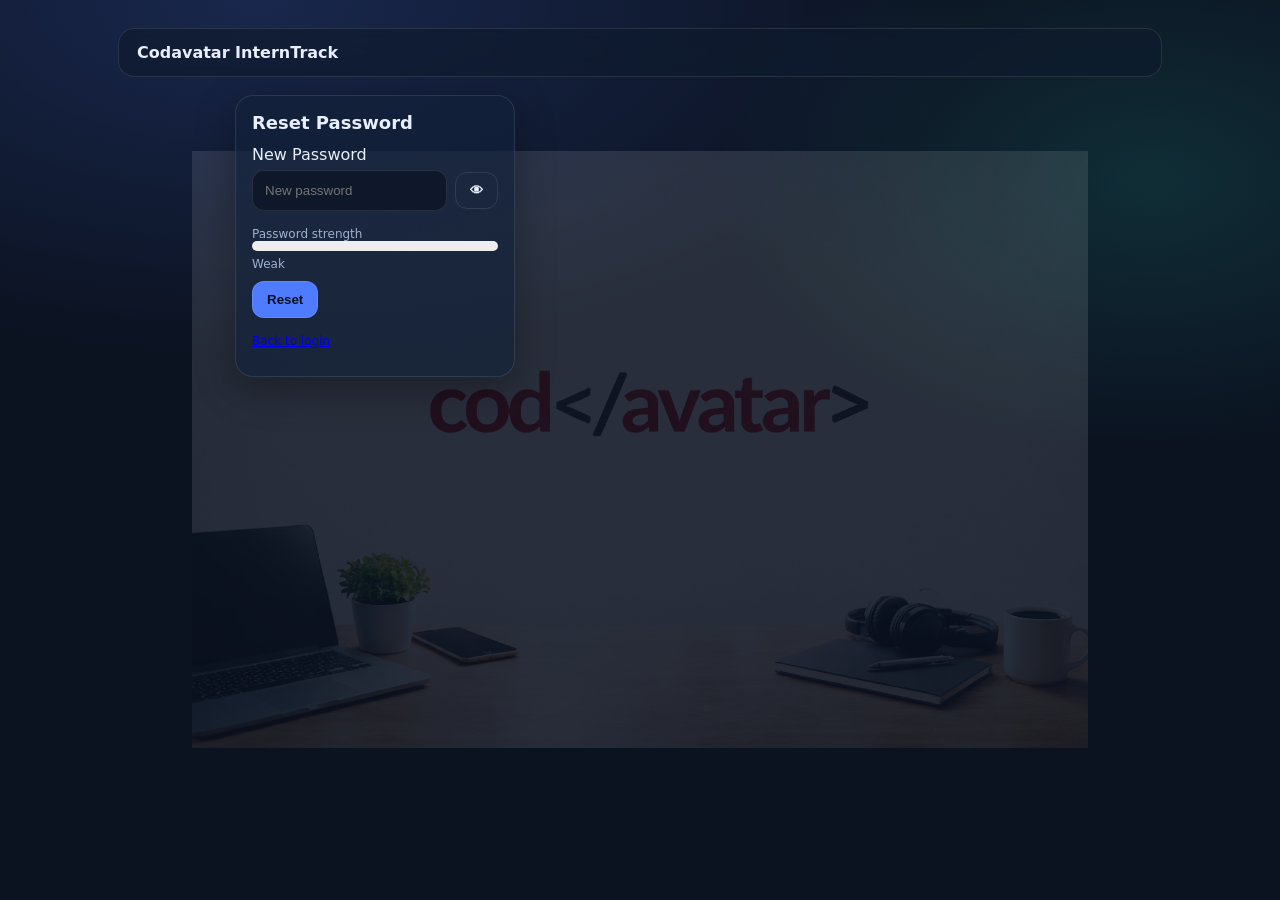
<file: reset_password.html>
<!doctype html>
<html>
<head>
  <meta charset="utf-8"/>
  <meta name="viewport" content="width=device-width,initial-scale=1"/>
  <title>Reset Password</title>
  <link rel="stylesheet" href="css/style.css"/>
</head>
<body>
<div class="container">
  <div class="topbar">
    <div class="brand">Codavatar InternTrack</div>
  </div>

  <div class="grid">
    <div class="card" style="max-width:520px;margin:auto;">
      <h2>Reset Password</h2>

      <div class="field">
        <label>New Password</label>
        <div class="row" style="gap:8px;align-items:center">
          <input id="new_password" type="password" placeholder="New password" style="flex:1"/>
          <button class="secondary" type="button" onclick="toggleNew()">👁</button>
        </div>

        <div style="margin-top:10px">
          <div class="muted small">Password strength</div>
          <div style="height:10px;background:#eee;border-radius:8px;overflow:hidden">
            <div id="pwBar" style="height:10px;width:0%"></div>
          </div>
          <div id="pwText" class="muted small" style="margin-top:6px"></div>
        </div>
      </div>

      <button onclick="resetPassword()">Reset</button>
      <p id="msg" class="muted"></p>

      <p class="muted small" style="margin-top:12px">
        <a href="login.html">Back to login</a>
      </p>
    </div>
  </div>
</div>

<script src="js/config.js"></script>
<script src="js/reset_password.js"></script>
</body>
</html>
</file>
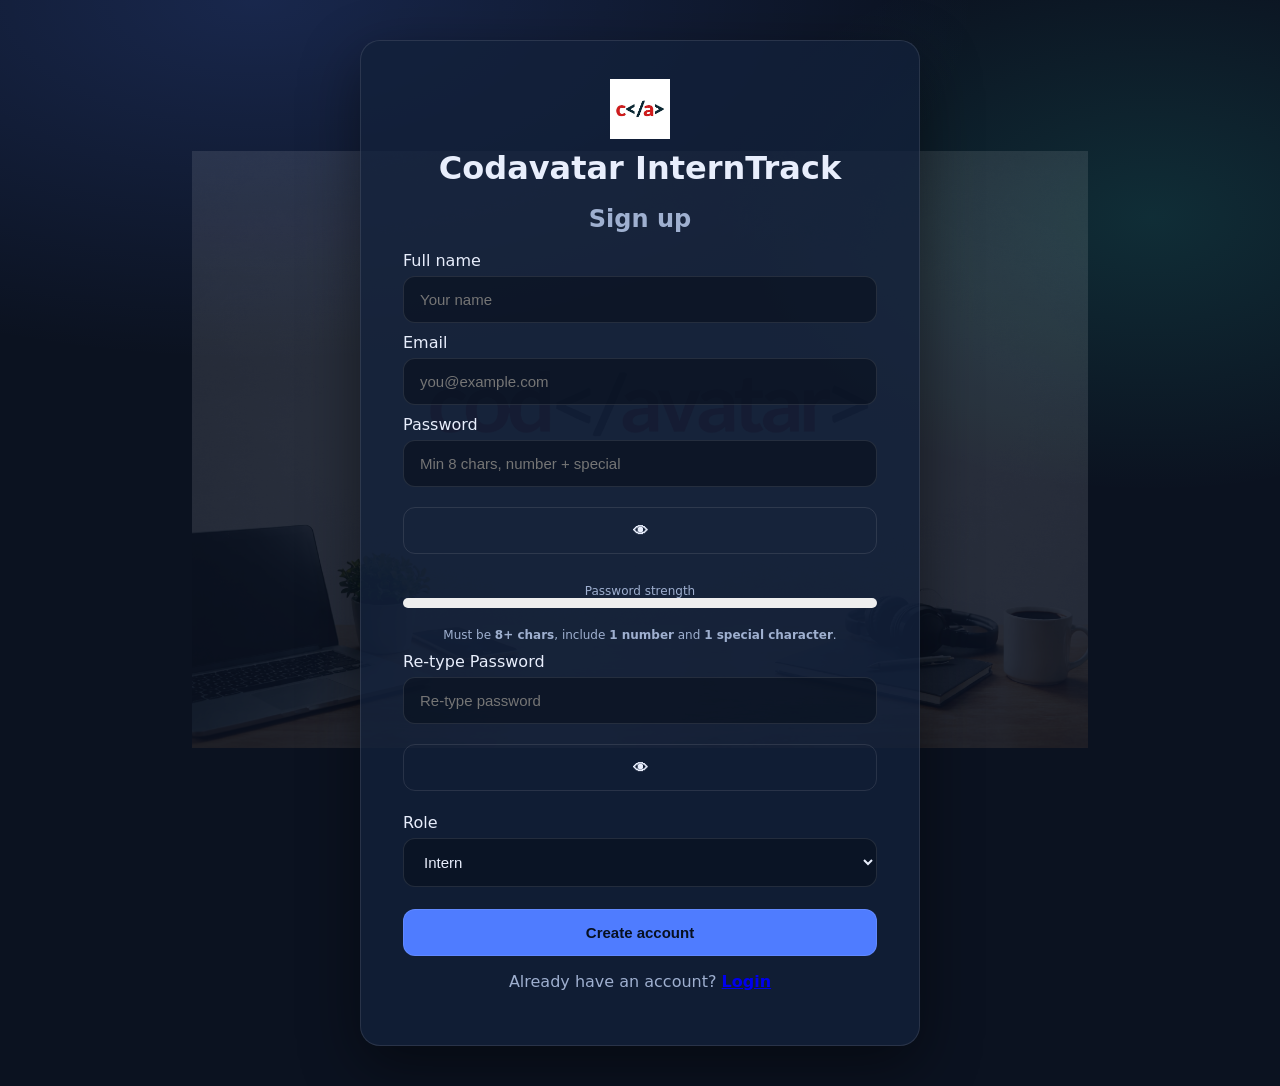
<file: signup.html>
<!doctype html>
<html>
<head>
  <meta charset="utf-8"/>
  <meta name="viewport" content="width=device-width,initial-scale=1"/>
  <title>Codavatar InternTrack - Signup</title>
  <link rel="stylesheet" href="css/style.css"/>
</head>
<body>
  <div class="auth-container">
    <div class="auth-card">
      <img src="img/logo.png" alt="Codavatar Logo" style="height:60px;display:block;margin:0 auto 10px;"/>
      <h1>Codavatar InternTrack</h1>
      <h2 class="muted">Sign up</h2>

      <div class="field">
        <label>Full name</label>
        <input id="full_name" placeholder="Your name"/>
      </div>

      <div class="field">
        <label>Email</label>
        <input id="email" type="email" placeholder="you@example.com"/>
      </div>

      <div class="field">
        <label>Password</label>

        <!-- password + show toggle -->
        <div class="row" style="gap:8px;align-items:center">
          <input id="password" type="password" placeholder="Min 8 chars, number + special" style="flex:1"/>
          <button class="secondary" type="button" onclick="togglePw('password')">👁</button>
        </div>

        <!-- strength meter -->
        <div class="pw-meter" style="margin-top:10px">
          <div class="muted small">Password strength</div>
          <div class="pw-bar-bg" style="height:10px;background:#eee;border-radius:8px;overflow:hidden">
            <div id="pwBar" class="pw-bar" style="height:10px;width:0%"></div>
          </div>
          <div id="pwText" class="muted small" style="margin-top:6px"></div>
        </div>

        <div class="muted small" style="margin-top:8px">
          Must be <b>8+ chars</b>, include <b>1 number</b> and <b>1 special character</b>.
        </div>
      </div>

      <div class="field">
        <label>Re-type Password</label>
        <div class="row" style="gap:8px;align-items:center">
          <input id="password2" type="password" placeholder="Re-type password" style="flex:1"/>
          <button class="secondary" type="button" onclick="togglePw('password2')">👁</button>
        </div>
        <div id="matchText" class="muted small" style="margin-top:6px"></div>
      </div>

      <div class="field">
        <label>Role</label>
        <select id="role">
          <option value="intern">Intern</option>
          <option value="supervisor">Supervisor</option>
        </select>
      </div>

      <button id="signupBtn" onclick="doSignup()">Create account</button>
      <p id="msg" class="muted"></p>

      <div id="afterSignup" style="display:none;margin-top:10px;text-align:center">
        <button class="secondary" type="button" id="migaduBtn">
          Open Migadu Webmail
        </button>
      </div>

      <p class="muted" style="text-align:center;margin-top:16px">
        Already have an account? <a href="login.html"><b>Login</b></a>
      </p>
    </div>
  </div>

  <script src="js/config.js"></script>
  <script src="js/signup.js"></script>
</body>
</html>
</file>
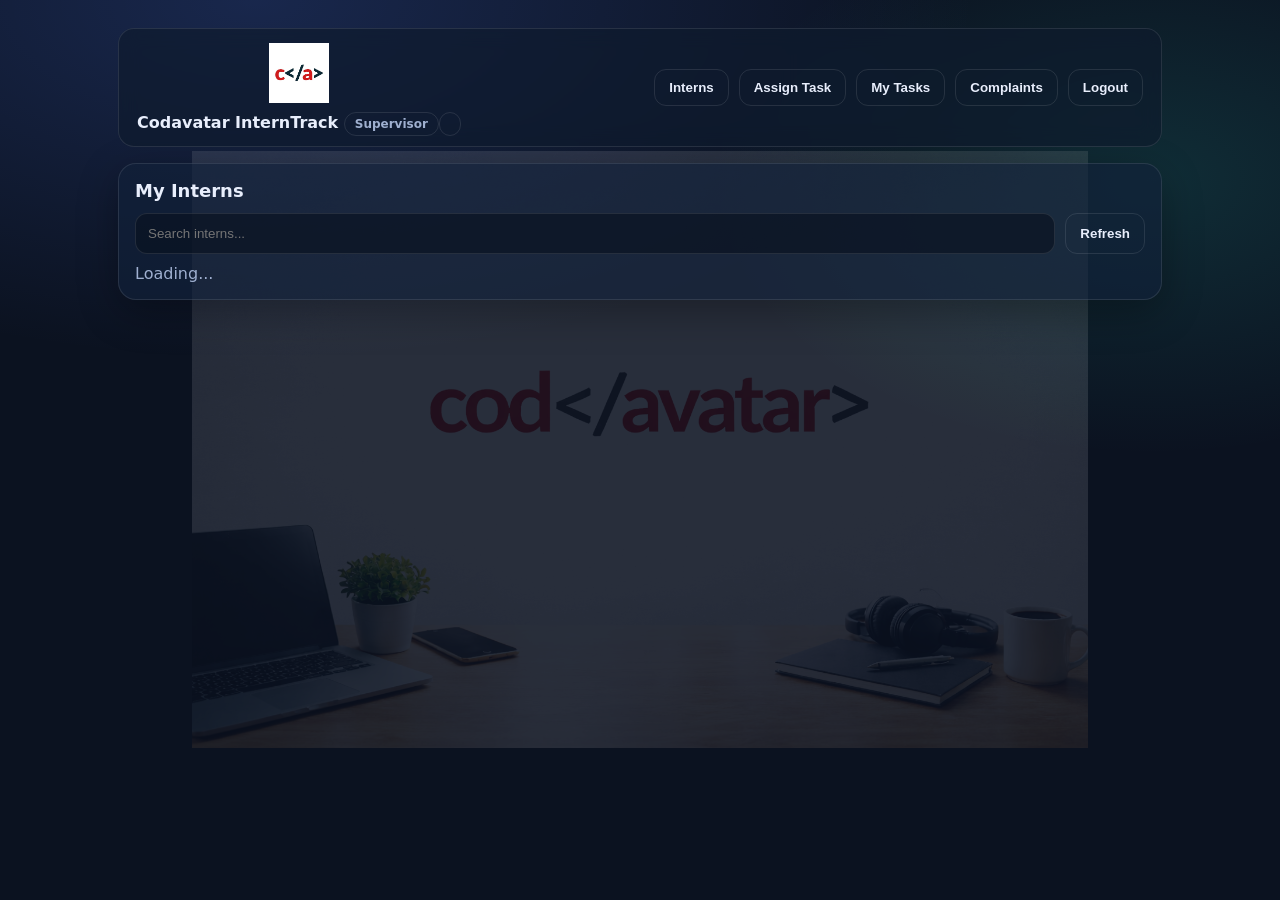
<file: supervisor.html>
<!doctype html>
<html>
<head>
  <meta charset="utf-8"/>
  <meta name="viewport" content="width=device-width,initial-scale=1"/>
  <title>Codavatar InternTrack - Supervisor</title>
  <link rel="stylesheet" href="css/style.css"/>
</head>
<body>
<div class="container">

  <div class="topbar">
    <div class="brand">
       <img src="img/logo.png" alt="Codavatar Logo" style="height:60px;display:block;margin:0 auto 10px;"/>
      Codavatar InternTrack <span class="badge">Supervisor</span>
      <span class="badge" id="who"></span>
    </div>
    <div class="row">
      <button class="secondary" onclick="showTab('interns')">Interns</button>
      <button class="secondary" onclick="showTab('assign')">Assign Task</button>
      <button class="secondary" onclick="showTab('tasks')">My Tasks</button>
      <button class="secondary" onclick="showTab('complaints')">Complaints</button>
      <button class="secondary" onclick="logout()">Logout</button>
    </div>
  </div>

  <!-- TABS -->
  <div id="tab_interns" class="card" style="margin-top:16px;">
    <h2>My Interns</h2>
    <div class="row" style="margin-bottom:10px;">
      <input id="intern_q" placeholder="Search interns..." oninput="loadInterns()" style="flex:1;min-width:260px"/>
      <button class="secondary" onclick="loadInterns()">Refresh</button>
    </div>
    <div id="intern_list" class="muted">Loading...</div>
  </div>

  <div id="tab_assign" class="card" style="margin-top:16px; display:none;">
    <h2>Assign Task</h2>

    <div class="field">
      <label>Intern</label>
      <select id="task_intern"></select>
    </div>
    <div class="field">
      <label>Title</label>
      <input id="task_title" placeholder="Task title"/>
    </div>
    <div class="field">
      <label>Description</label>
      <textarea id="task_desc" rows="4" placeholder="Task description"></textarea>
    </div>
    <div class="field">
      <label>Due Date</label>
      <input id="task_due" type="date"/>
    </div>

    <button onclick="createTask()">Assign</button>
    <p id="task_msg" class="muted"></p>
  </div>

  <div id="tab_tasks" class="card" style="margin-top:16px; display:none;">
    <h2>Tasks I Assigned</h2>
    <div class="row" style="margin-bottom:10px;">
      <button class="secondary" onclick="loadTasks()">Refresh</button>
    </div>
    <div id="task_list" class="muted">Loading...</div>
  </div>

  <div id="tab_complaints" class="card" style="margin-top:16px; display:none;">
    <h2>Complaints (My Interns)</h2>
    <div class="row" style="margin-bottom:10px;">
      <button class="secondary" onclick="loadComplaints()">Refresh</button>
    </div>
    <div id="complaint_list" class="muted">Loading...</div>
  </div>

</div>

<script src="js/config.js"></script>
<script src="js/api.js"></script>
<script src="js/auth.js"></script>
<script src="js/supervisor.js"></script>
</body>
</html>
</file>
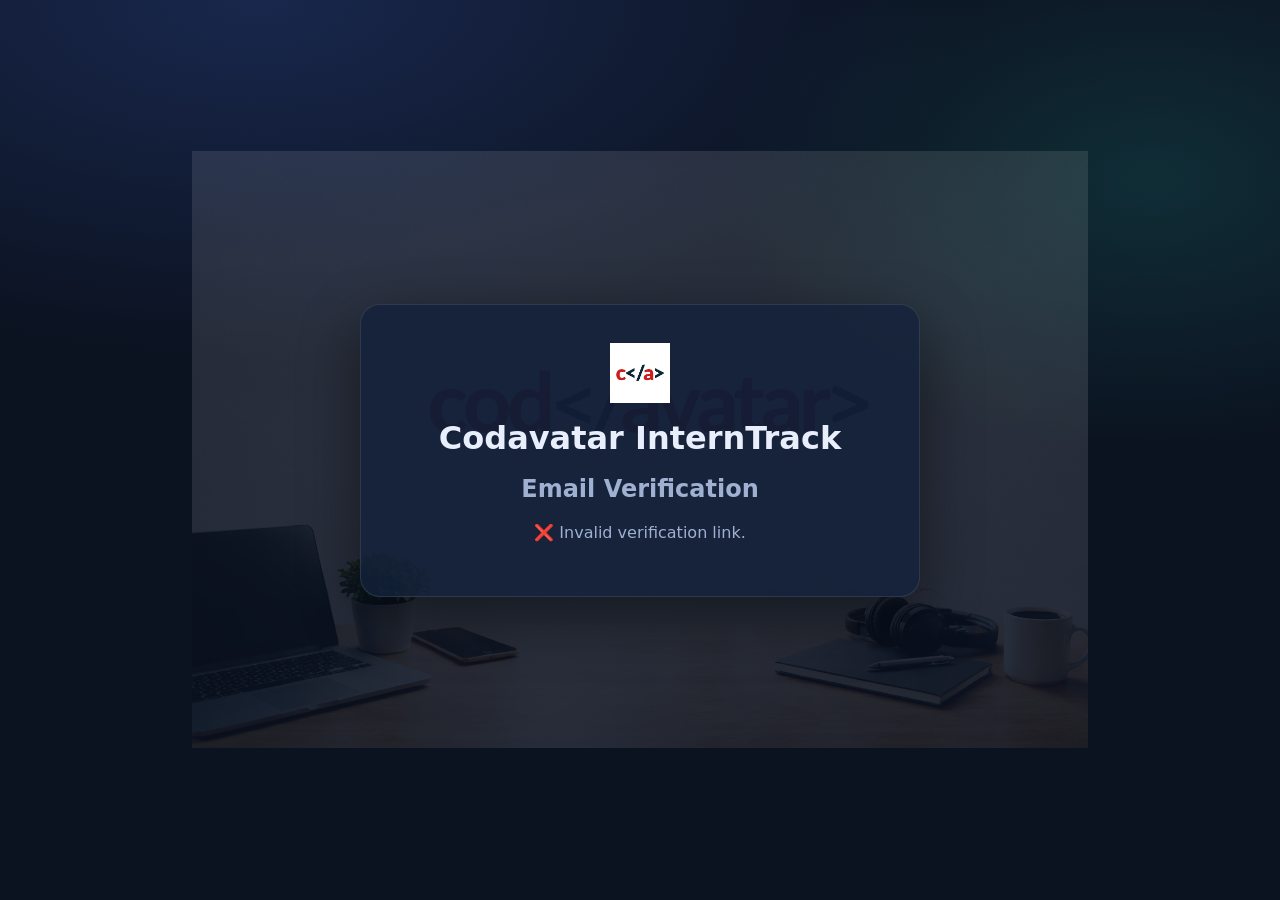
<file: verify.html>
<!doctype html>
<html>
<head>
  <meta charset="utf-8"/>
  <meta name="viewport" content="width=device-width,initial-scale=1"/>
  <title>Email Verification - Codavatar InternTrack</title>
  <link rel="stylesheet" href="css/style.css"/>
</head>
<body>

<div class="auth-container">
  <div class="auth-card" style="text-align:center">
    <img src="img/logo.png" alt="Codavatar Logo" style="height:60px;margin-bottom:12px"/>

    <h1>Codavatar InternTrack</h1>
    <h2 class="muted">Email Verification</h2>

    <p id="msg" class="muted" style="margin-top:20px">
      Verifying your email…
    </p>

    <div id="actions" style="display:none;margin-top:18px">
      <button onclick="goLogin()">Go to Login</button>
    </div>
  </div>
</div>

<script src="js/config.js"></script>

<script>
  async function verifyEmail(){
    const params = new URLSearchParams(window.location.search);
    const token = params.get("token");
    const msg = document.getElementById("msg");
    const actions = document.getElementById("actions");

    if(!token){
      msg.textContent = "❌ Invalid verification link.";
      return;
    }

    try{
      const res = await fetch(`${ACCOUNTS_API}/verify-email/`, {
        method:"POST",
        headers:{ "Content-Type":"application/json" },
        body: JSON.stringify({ token })
      });

      const data = await res.json().catch(()=>({}));

      if(!res.ok){
        msg.textContent = data.detail || "❌ Verification failed.";
        actions.style.display = "block";
        return;
      }

      msg.textContent = "✅ Email verified successfully!";
      actions.style.display = "block";

      // ⏳ auto redirect to login
      setTimeout(() => {
        window.location.href = "login.html";
      }, 2000);

    }catch(err){
      msg.textContent = "❌ Network error. Try again.";
      actions.style.display = "block";
    }
  }

  function goLogin(){
    window.location.href = "login.html";
  }

  verifyEmail();
</script>

</body>
</html>
</file>
<file: css/style.css>
:root{
  --bg:#0b1220;
  --card:#12213a;
  --text:#e8eefc;
  --muted:#9fb0d0;
  --brand:#4f7cff;
  --border: rgba(255,255,255,0.10);
}

*{box-sizing:border-box}

body{
  margin:0;
  font-family: system-ui, -apple-system, Segoe UI, Roboto, Arial;
  color:var(--text);
  min-height:100vh;
  position:relative;

  background:
    radial-gradient(1200px 600px at 20% 0%, rgba(79,124,255,0.20), transparent 60%),
    radial-gradient(800px 500px at 90% 20%, rgba(45,212,191,0.14), transparent 55%),
    var(--bg);
}

/* ✅ Watermark */
body::before{
  content:"";
  position:fixed;
  inset:0;
  background-image:url("../img/inweb.png");
  background-repeat:no-repeat;
  background-position:center;
  background-size:70%;
  opacity:0.12;
  pointer-events:none;
  z-index:0;
}

.container{max-width:1100px;margin:0 auto;padding:28px; position:relative; z-index:1;}
.topbar{
  display:flex;align-items:center;justify-content:space-between;
  padding:14px 18px;border:1px solid var(--border);
  background:rgba(15,27,45,0.65);backdrop-filter: blur(10px);
  border-radius:16px;
}
.brand{font-weight:800}
.badge{font-size:12px;color:var(--muted);border:1px solid var(--border);padding:4px 10px;border-radius:999px}

.grid{display:grid;grid-template-columns: 1fr 1fr; gap:16px; margin-top:18px}
@media(max-width:900px){.grid{grid-template-columns:1fr}}

.card{
  background:rgba(18,33,58,0.65);
  border:1px solid var(--border);
  border-radius:18px;padding:16px;
  box-shadow: 0 12px 40px rgba(0,0,0,0.30);
}
.card h2{margin:0 0 12px 0;font-size:18px}
.muted{color:var(--muted)}
.small{font-size:12px}

.field{display:flex;flex-direction:column;gap:6px;margin:10px 0}
input, select, textarea{
  width:100%; padding:12px 12px; border-radius:12px;
  border:1px solid var(--border);
  background:rgba(10,18,32,0.65); color:var(--text);
  outline:none;
}

button{
  cursor:pointer; border:1px solid var(--border);
  background: var(--brand);
  color:#071020;
  padding:10px 14px;
  border-radius:12px;
  font-weight:800;
}
button.secondary{background:transparent;color:var(--text)}

.table{width:100%;border-collapse:collapse}
.table th,.table td{padding:10px;border-bottom:1px solid var(--border);text-align:left;vertical-align:top}

.row{display:flex;gap:10px;flex-wrap:wrap}

/* ================= AUTH (LOGIN / SIGNUP) ================= */
.auth-container{
  min-height:100vh;
  display:flex;
  align-items:center;
  justify-content:center;
  padding:40px 20px;
  position:relative;
  z-index:1;
}

.auth-card{
  width:100%;
  max-width:560px;
  background:rgba(18,33,58,0.78);
  border:1px solid var(--border);
  border-radius:20px;
  padding:38px 42px;
  box-shadow:0 20px 60px rgba(0,0,0,0.45);
}

.auth-card h1,.auth-card h2{
  text-align:center;
  margin:0 0 18px 0;
}

.auth-card input,.auth-card select,.auth-card textarea{
  padding:14px 16px;
  font-size:15px;
}

.auth-card button{
  width:100%;
  padding:14px;
  font-size:15px;
  margin-top:12px;
}

.auth-card .muted{
  text-align:center;
  margin-top:14px;
}
.task-legend {
  display: flex;
  justify-content: center;
  gap: 18px;
  margin-top: 10px;
  font-size: 13px;
  color: #cfd8dc;
}

.legend-item {
  display: flex;
  align-items: center;
  gap: 6px;
}

.legend-dot {
  width: 10px;
  height: 10px;
  border-radius: 50%;
  display: inline-block;
}

.legend-dot.blue {
  background-color: #36A2EB; /* 1 task */
}

.legend-dot.green {
  background-color: #4BC0C0; /* 2 tasks */
}

.legend-dot.orange {
  background-color: #FF9F40; /* 3+ tasks */
}

@media(max-width:600px){
  .auth-card{padding:28px 22px;}
}
/* login card helper (doesn't change design, only spacing consistency) */
.login-card{
  max-width: 520px;
  width: 100%;
}

/* password row */
.password-row{
  display:flex;
  gap:8px;
  align-items:center;
}

.password-row input{ flex:1; }

/* strength meter */
.pw-meter{ margin-top:10px; }

.pw-bar-bg{
  width:100%;
  height:8px;               /* change size here */
  background: rgba(255,255,255,0.18);
  border-radius:999px;
  overflow:hidden;
}

.pw-bar{
  height:100%;
  width:0%;
  border-radius:999px;
  transition: width 0.25s ease;
}
</file>
